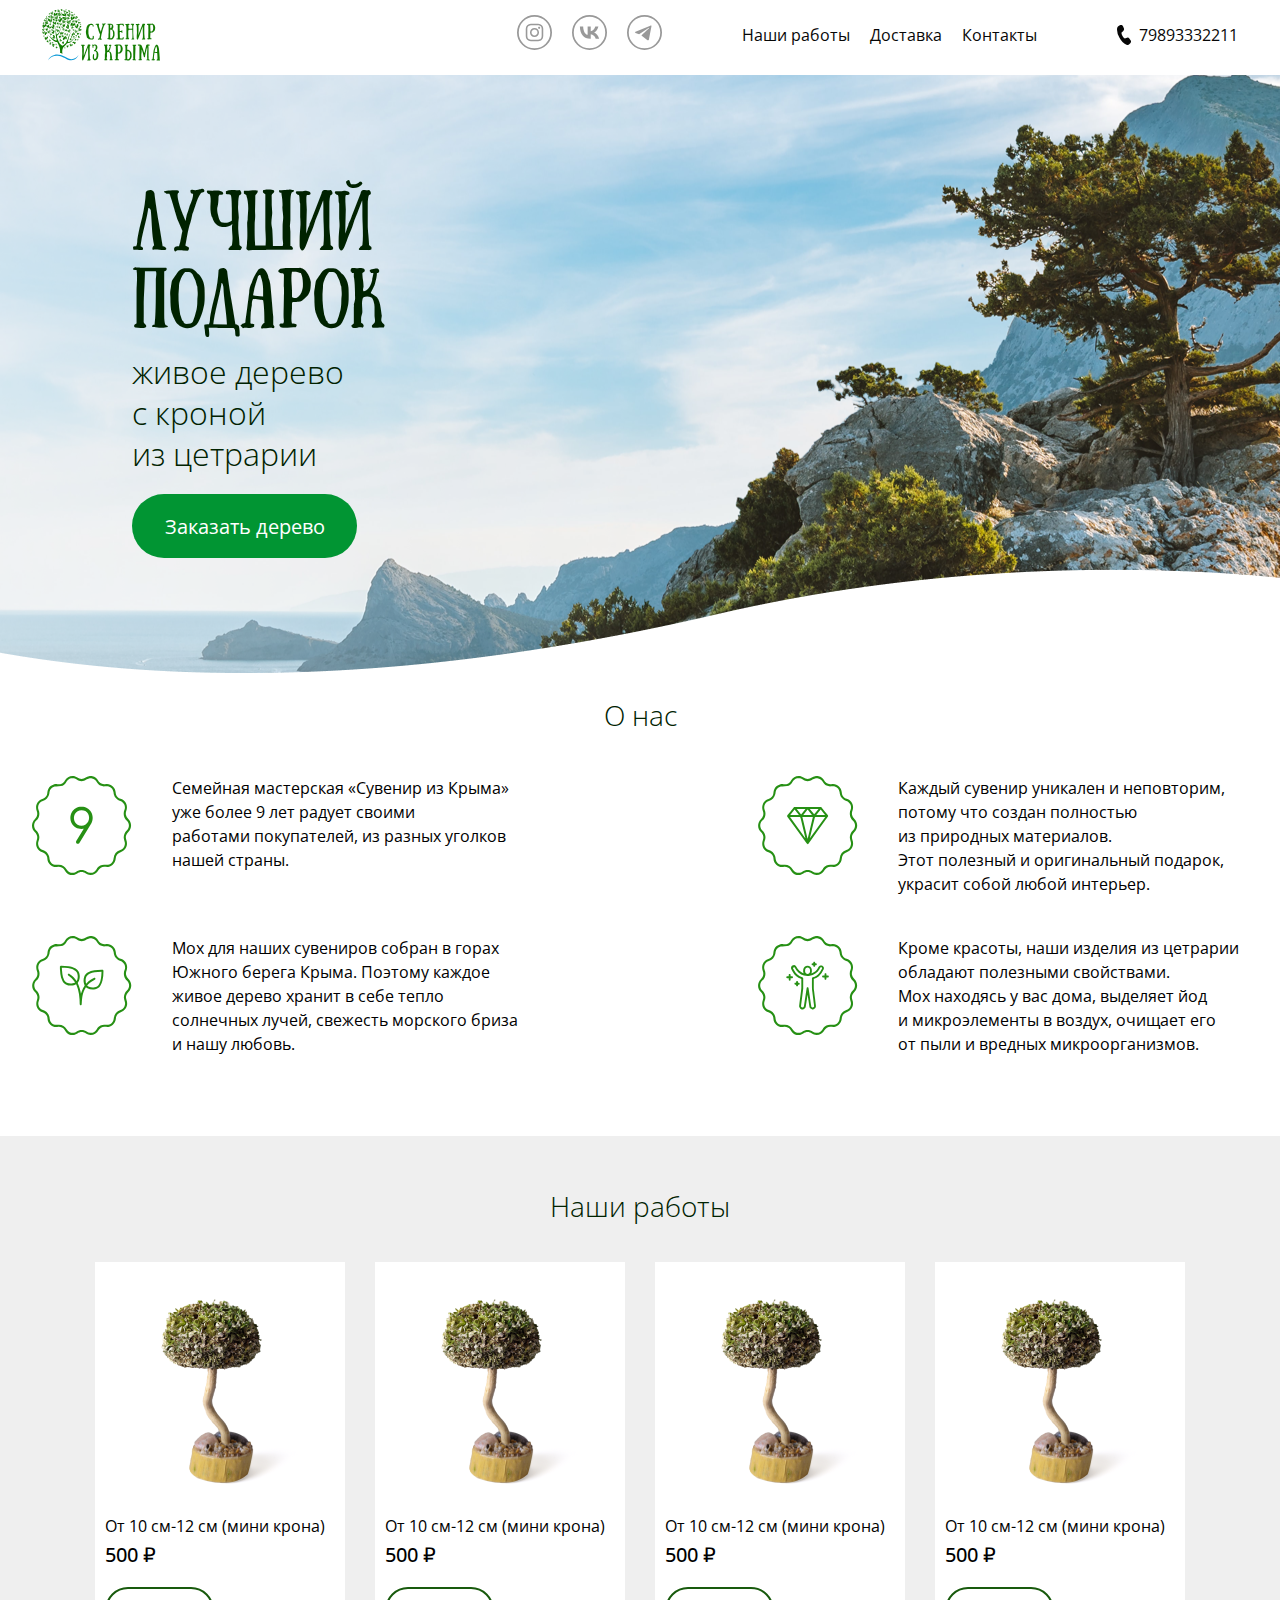
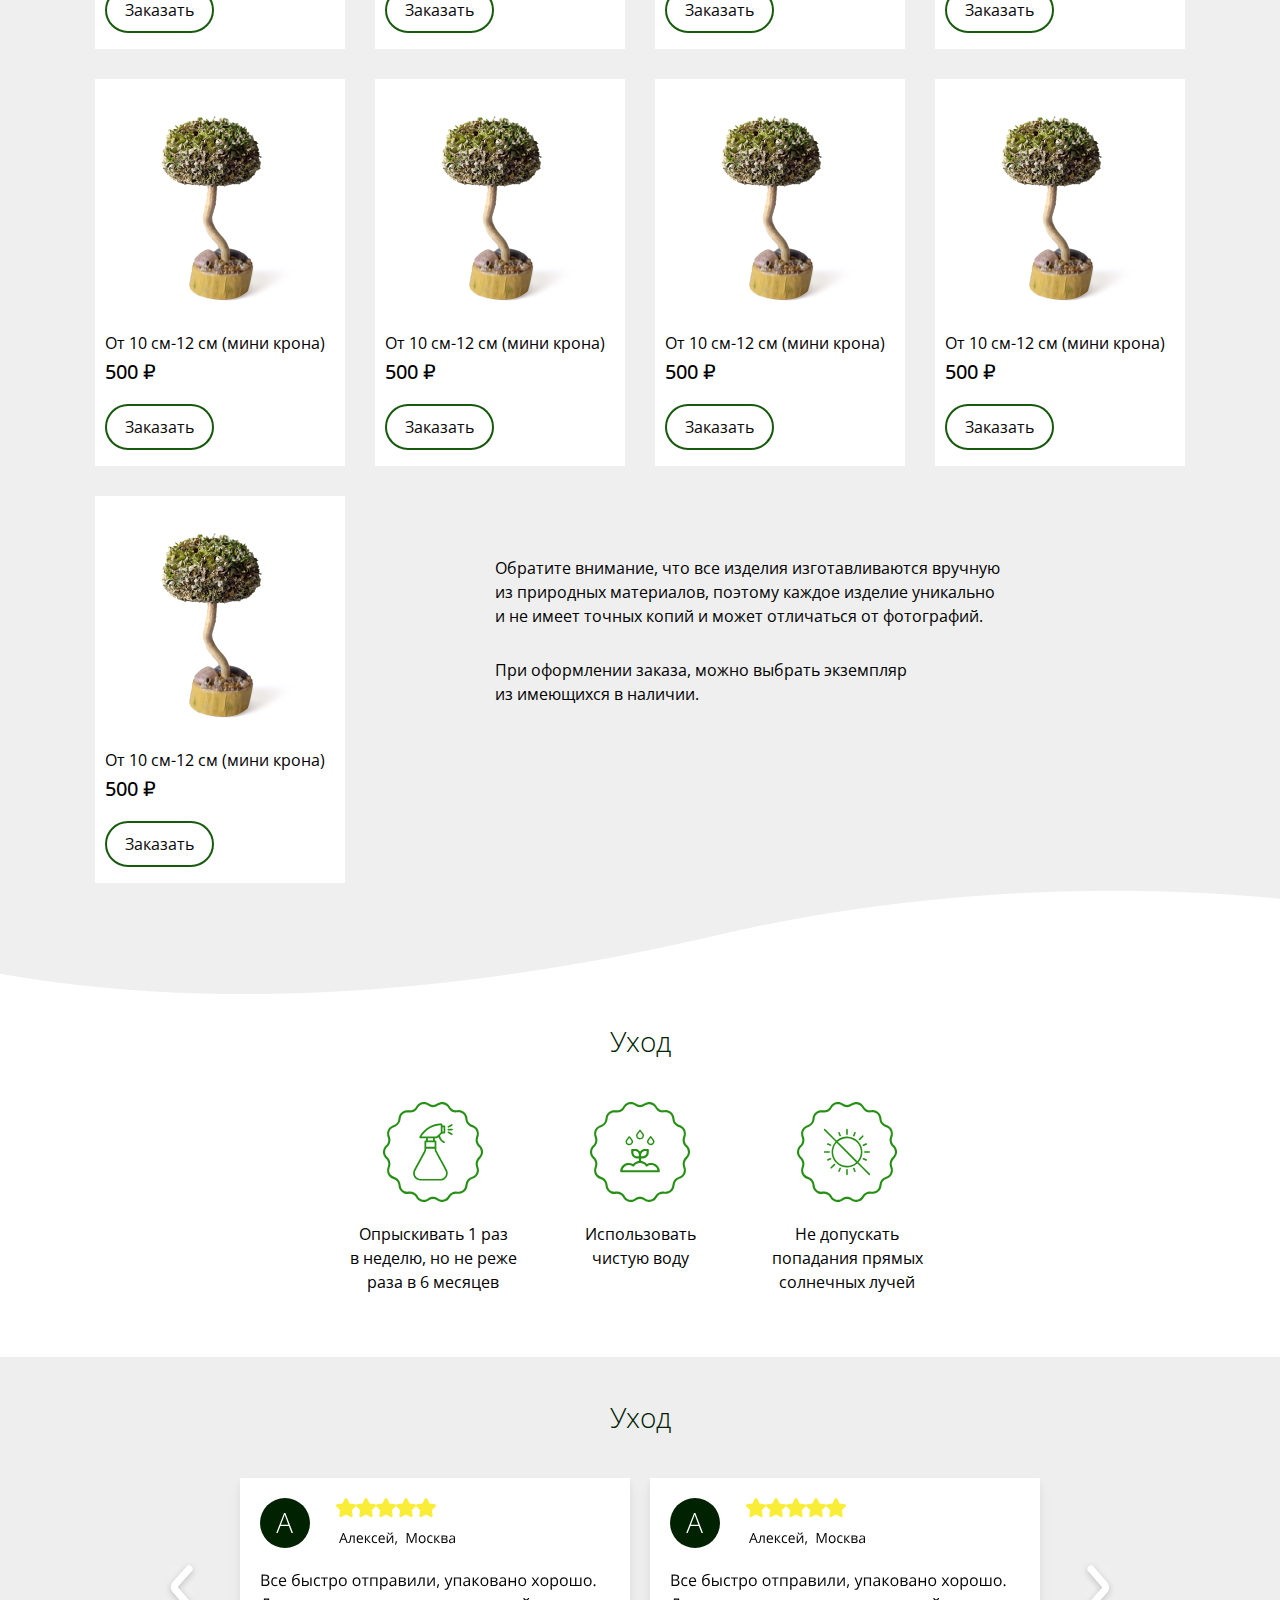
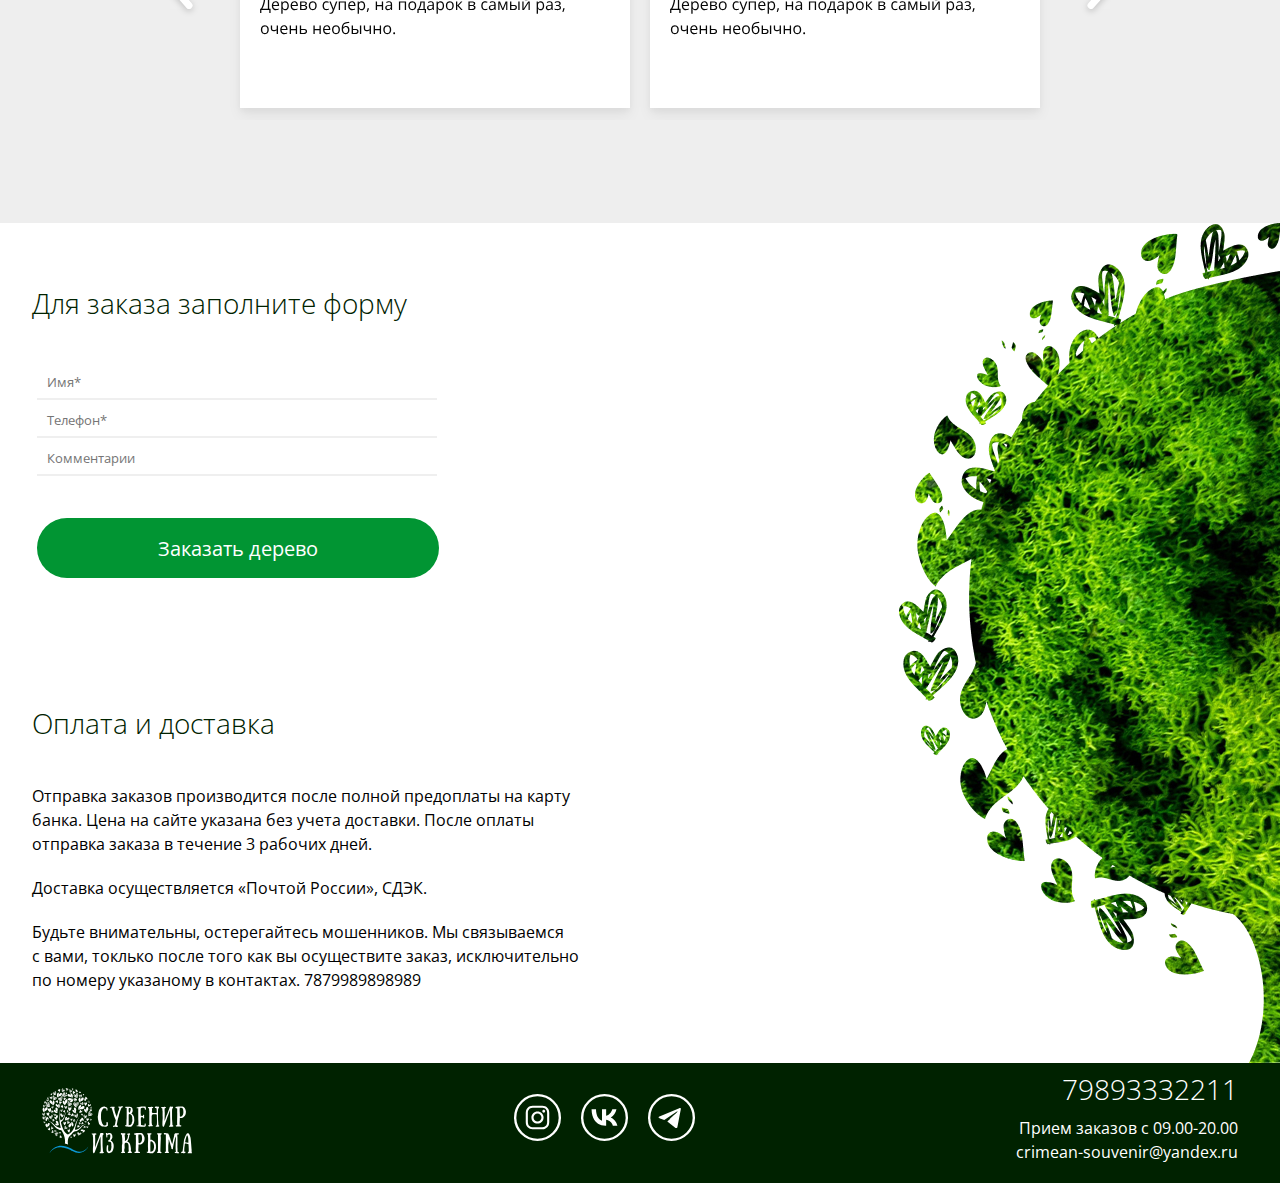
<file: index.html>
<!DOCTYPE html>
<html lang="ru">
<head>
  <meta charset="UTF-8">
  <meta http-equiv="X-UA-Compatible" content="IE=edge">
  <meta name="description" content="Живые деревья, лучший сувенир из Крыма">
  <title>Крымский сувенир</title>
</head>
<link href="./styles/style.css" rel="stylesheet" type="text/css">
<body>

  <header class="header">
    <div class="header-logo">
      <img class="header-logo__item" src="img/logo.svg" alt="">
    </div>
    <div class="social">
      <ul class="social__list">
        <li class="social__item">
          <a href="https://www.instagram.com/" class="social__link" target="_blank">
            <svg width="35" height="35" viewbox="0 0 40 40" fill="currentColor" xmlns="http://www.w3.org/2000/svg">
              <rect x="1" y="1" width="38" height="38" rx="19" fill="none" stroke="currentColor" stroke-width="2"/>
              <path d="M20 11.8072C22.6506 11.8072 23.0121 11.8072 24.0964 11.8072C25.0602 11.8072 25.5422 12.0482 25.9036 12.1687C26.3855 12.4096 26.747 12.5301 27.1084 12.8916C27.4699 13.253 27.7108 13.6145 27.8313 14.0964C27.9518 14.4578 28.0723 14.9398 28.1928 15.9036C28.1928 16.988 28.1928 17.2289 28.1928 20C28.1928 22.7711 28.1928 23.0121 28.1928 24.0964C28.1928 25.0602 27.9518 25.5422 27.8313 25.9036C27.5904 26.3855 27.4699 26.747 27.1084 27.1084C26.747 27.4699 26.3855 27.7108 25.9036 27.8313C25.5422 27.9518 25.0602 28.0723 24.0964 28.1928C23.0121 28.1928 22.7711 28.1928 20 28.1928C17.2289 28.1928 16.988 28.1928 15.9036 28.1928C14.9398 28.1928 14.4578 27.9518 14.0964 27.8313C13.6145 27.5904 13.253 27.4699 12.8916 27.1084C12.5301 26.747 12.2892 26.3855 12.1687 25.9036C12.0482 25.5422 11.9277 25.0602 11.8072 24.0964C11.8072 23.0121 11.8072 22.7711 11.8072 20C11.8072 17.2289 11.8072 16.988 11.8072 15.9036C11.8072 14.9398 12.0482 14.4578 12.1687 14.0964C12.4096 13.6145 12.5301 13.253 12.8916 12.8916C13.253 12.5301 13.6145 12.2892 14.0964 12.1687C14.4578 12.0482 14.9398 11.9277 15.9036 11.8072C16.988 11.8072 17.3494 11.8072 20 11.8072ZM20 10C17.2289 10 16.988 10 15.9036 10C14.8193 10 14.0964 10.241 13.494 10.4819C12.8916 10.7229 12.2892 11.0843 11.6867 11.6867C11.0843 12.2892 10.8434 12.7711 10.4819 13.494C10.241 14.0964 10.1205 14.8193 10 15.9036C10 16.988 10 17.3494 10 20C10 22.7711 10 23.0121 10 24.0964C10 25.1807 10.241 25.9036 10.4819 26.506C10.7229 27.1084 11.0843 27.7108 11.6867 28.3133C12.2892 28.9157 12.7711 29.1566 13.494 29.5181C14.0964 29.759 14.8193 29.8795 15.9036 30C16.988 30 17.3494 30 20 30C22.6506 30 23.0121 30 24.0964 30C25.1807 30 25.9036 29.759 26.506 29.5181C27.1084 29.2771 27.7108 28.9157 28.3133 28.3133C28.9157 27.7108 29.1566 27.2289 29.5181 26.506C29.759 25.9036 29.8795 25.1807 30 24.0964C30 23.0121 30 22.6506 30 20C30 17.3494 30 16.988 30 15.9036C30 14.8193 29.759 14.0964 29.5181 13.494C29.2771 12.8916 28.9157 12.2892 28.3133 11.6867C27.7108 11.0843 27.2289 10.8434 26.506 10.4819C25.9036 10.241 25.1807 10.1205 24.0964 10C23.0121 10 22.7711 10 20 10Z" />
              <path d="M20 14.8193C17.1084 14.8193 14.8193 17.1084 14.8193 20C14.8193 22.8916 17.1084 25.1807 20 25.1807C22.8916 25.1807 25.1807 22.8916 25.1807 20C25.1807 17.1084 22.8916 14.8193 20 14.8193ZM20 23.3735C18.1928 23.3735 16.6265 21.9277 16.6265 20C16.6265 18.1928 18.0723 16.6265 20 16.6265C21.8072 16.6265 23.3735 18.0723 23.3735 20C23.3735 21.8072 21.8072 23.3735 20 23.3735Z" />
              <path d="M25.3012 15.9036C25.9666 15.9036 26.506 15.3642 26.506 14.6988C26.506 14.0334 25.9666 13.494 25.3012 13.494C24.6358 13.494 24.0964 14.0334 24.0964 14.6988C24.0964 15.3642 24.6358 15.9036 25.3012 15.9036Z" />
              </svg>
          </a>
        </li>
        <li class="social__item">
          <a href="https://vk.com/" class="social__link" target="_blank">
            <svg width="35" height="35" viewbox="0 0 40 40" fill="currentColor" xmlns="http://www.w3.org/2000/svg">
              <rect x="1" y="1" width="38" height="38" rx="19" fill="none" stroke="currentColor" stroke-width="2"/>
              <path d="M20.9825 27C13.466 27 9.17864 21.7447 9 13H12.7651C12.8888 19.4184 15.6646 22.1371 17.8632 22.6977V13H21.4085V18.5355C23.5796 18.2973 25.8607 15.7748 26.6302 13H30.1755C29.8855 14.4391 29.3075 15.8017 28.4776 17.0025C27.6477 18.2033 26.5837 19.2166 25.3523 19.979C26.7269 20.6756 27.941 21.6615 28.9145 22.8717C29.888 24.082 30.5988 25.489 31 27H27.0974C26.7373 25.6876 26.0054 24.5128 24.9934 23.6228C23.9814 22.7328 22.7343 22.1673 21.4085 21.997V27H20.9825Z" />
              </svg>
          </a>
        </li>
        <li class="social__item">
          <a href="https://web.telegram.org/k/" class="social__link" target="_blank">
            <svg width="35" height="35" viewbox="0 0 40 40" fill="currentColor" xmlns="http://www.w3.org/2000/svg">
              <rect x="1" y="1" width="38" height="38" rx="19" fill="none" stroke="currentColor" stroke-width="2"/>
              <path d="M28 12.6022L24.9946 28.2923C24.9946 28.2923 24.5741 29.3801 23.4189 28.8584L16.4846 23.3526L16.4524 23.3364C17.3891 22.4654 24.6524 15.7027 24.9698 15.3961C25.4613 14.9214 25.1562 14.6387 24.5856 14.9974L13.8568 22.053L9.71764 20.6108C9.71764 20.6108 9.06626 20.3708 9.00359 19.8491C8.9401 19.3265 9.73908 19.0439 9.73908 19.0439L26.6131 12.1889C26.6131 12.1889 28 11.5579 28 12.6022Z" />
              </svg>
          </a>
        </li>
      </ul>
    </div>
    <div class="nav-main">
      <ul class="nav-main__list">
        <li class="nav-main__item">
          <a href="#trees" class="nav-main__link">Наши работы</a>
        </li>
        <li class="nav-main__item">
          <a href="#delivery" class="nav-main__link">Доставка</a>
        </li>
        <li class="nav-main__item">
          <a href="#contacts" class="nav-main__link">Контакты</a>
        </li>
      </ul>
    </div>
    <div class="telephone">
      <a href="tel:79893332211" class="telephone__link">
        <svg xmlns="http://www.w3.org/2000/svg" width="14" height="20" fill="currentColor" viewBox="0 0 14 20"><g id="Layer_2" data-name="Layer 2"><g id="Layer_1-2" data-name="Layer 1"><path d="M2.36.44,3.44.09A2.06,2.06,0,0,1,6,1.31l.86,2A2.33,2.33,0,0,1,6.3,5.91L4.41,7.71a8.14,8.14,0,0,0,1.08,3.17,8.7,8.7,0,0,0,2.28,2.6L10,12.72a2,2,0,0,1,2.33.82l1.23,1.81a2.31,2.31,0,0,1-.26,2.92l-.81.82a3,3,0,0,1-3,.77q-3.81-1.18-7-7T.21,2.84A3.28,3.28,0,0,1,2.36.44Z"/></g></g></svg>
        <span class="number">79893332211</span>
      </a>
    </div>
  </header>

  <div class="intro">
    <div class="intro__wrap">
      <h1>
        ЛУЧШИЙ ПОДАРОК
      </h1>
      <h2 class="intro__h2">
        живое дерево с кроной из цетрарии
      </h2>
      <button class="btn intro__button" type="button">
        Заказать дерево
      </button>
    </div>
  </div>

  <div class="about">
    <h3 class="about__title">О нас</h3>
    <div class="about__box">
      <div class="about__item">
        <img src="img/icon_9.svg" alt="">
        <p>Семейная мастерская «Сувенир из Крыма» </br> уже более 9 лет радует своими </br> работами покупателей, из разных уголков нашей страны.</p>
      </div>
      <div class="about__item">
        <img src="img/icon_diamond.svg" alt="">
        <p>Каждый сувенир уникален и неповторим, потому что создан полностью из природных материалов. </br> Этот полезный и оригинальный подарок, украсит собой любой интерьер.</p>
      </div>
      <div class="about__item">
      <img src="img/icon_plant.svg" alt="">
      <p>Мох для наших сувениров собран в горах Южного берега Крыма. Поэтому каждое живое дерево хранит в себе тепло солнечных лучей, свежесть морского бриза и нашу любовь.</p>
      </div>
      <div class="about__item">
      <img src="img/icon_human.svg" alt="">
      <p>Кроме красоты, наши изделия из цетрарии обладают полезными свойствами. </br> Мох находясь у вас дома, выделяет йод и микроэлементы в воздух, очищает его от пыли и вредных микроорганизмов.</p>
      </div>
    </div>
  </div>

  <div class="works">
    <h3 class="works__title">Наши работы</h3>
    <div class="works__box">
      <div class="works__item">
        <img src="img/photo1.png" alt="">
        <p>От 10 см-12 см (мини крона)</p>
        <p class="price">500 ₽</p>
        <button class="works__btn" type="button">
        Заказать
        </button>
      </div>
      <div class="works__item">
        <img src="img/photo1.png" alt="">
        <p>От 10 см-12 см (мини крона)</p>
        <p class="price">500 ₽</p>
        <button class="works__btn" type="button">
        Заказать
        </button>
      </div>
      <div class="works__item">
        <img src="img/photo1.png" alt="">
        <p>От 10 см-12 см (мини крона)</p>
        <p class="price">500 ₽</p>
        <button class="works__btn" type="button">
        Заказать
        </button>
      </div>
      <div class="works__item">
        <img src="img/photo1.png" alt="">
        <p>От 10 см-12 см (мини крона)</p>
        <p class="price">500 ₽</p>
        <button class="works__btn" type="button">
        Заказать
        </button>
      </div>
      <div class="works__item">
        <img src="img/photo1.png" alt="">
        <p>От 10 см-12 см (мини крона)</p>
        <p class="price">500 ₽</p>
        <button class="works__btn" type="button">
        Заказать
        </button>
      </div>
      <div class="works__item">
        <img src="img/photo1.png" alt="">
        <p>От 10 см-12 см (мини крона)</p>
        <p class="price">500 ₽</p>
        <button class="works__btn" type="button">
        Заказать
        </button>
      </div>
      <div class="works__item">
        <img src="img/photo1.png" alt="">
        <p>От 10 см-12 см (мини крона)</p>
        <p class="price">500 ₽</p>
        <button class="works__btn" type="button">
        Заказать
        </button>
      </div>
      <div class="works__item">
        <img src="img/photo1.png" alt="">
        <p>От 10 см-12 см (мини крона)</p>
        <p class="price">500 ₽</p>
        <button class="works__btn" type="button">
        Заказать
        </button>
      </div>
      <div class="works__item">
        <img src="img/photo1.png" alt="">
        <p>От 10 см-12 см (мини крона)</p>
        <p class="price">500 ₽</p>
        <button class="works__btn" type="button">
        Заказать
        </button>
      </div>
      <div class="works__text">
        <p>
          Обратите внимание, что все изделия изготавливаются вручную из природных материалов, поэтому каждое изделие уникально и не имеет точных копий и может отличаться от фотографий.
        </p>
        <p>
          При оформлении заказа, можно выбрать экземпляр из имеющихся в наличии.
        </p>
      </div>
    </div>
  </div>

<div class="care">
  <h3 class="care__title">Уход</h3>

  <div class="care__box">

    <div class="care__item">
      <img src="img/icon_spray.svg" alt="">
      <p>
        Опрыскивать 1 раз в неделю, но не реже раза в 6 месяцев
      </p>
    </div>

    <div class="care__item">
      <img src="img/icon_watering.svg" alt="">
      <p class="clear__water">
        Использовать </br> чистую воду
      </p>
    </div>

    <div class="care__item">
      <img src="img/icon_not_sun.svg" alt="">
      <p>
        Не допускать попадания прямых солнечных лучей
      </p>
    </div>
  </div>
</div>

<div class="reviews">
  <h3 class="reviews__title">Уход</h3>
  <div id="reviews__slider" class="reviews__slider">
    <button class="arrow prev"><img class="img__left" src="img/angle_left.svg" alt=""></button>
    <div class="gallery">
      <ul>
        <li ><img src="img/card2.svg"></li>
        <li ><img src="img/card2.svg"></li>
        <li ><img src="img/card2.svg"></li>
        <li ><img src="img/card2.svg"></li>
        <li ><img src="img/card2.svg"></li>
        <li ><img src="img/card2.svg"></li>
        <li ><img src="img/card2.svg"></li>
        <li ><img src="img/card2.svg"></li>
        <li ><img src="img/card2.svg"></li>
      </ul>
    </div>
    <button class="arrow next"><img class="img__right" src="img/angle_right.svg" alt=""></button>
  </div>
</div>

<div class="order">
  <div class="order__box">
    <div class="order__form">
      <form action="#" id="form" class="form__body">
        <h3 class="form__title">Для заказа заполните форму</h3>
        <div class="form__item">
          <input id="formName" class="form__input" name="name" type="text" placeholder="Имя* ">
        </div>
        <div class="form__item">
          <input id="formNumber" class="form__input" name="number" type="text" placeholder="Телефон*">
        </div>
        <div class="form__item">
          <input id="formEmail" name="email" class="form__input" type="text" placeholder="Комментарии">
        </div>
        <button type="submit" class="btn form__btn">Заказать дерево</button>
      </form>
    </div>
    <div class="order__delivery">
      <h3 class="form__title">Оплата и доставка </h3>
        <p>Отправка заказов производится после полной предоплаты на карту банка. Цена  на сайте указана без учета доставки. После оплаты отправка заказа в течение 3 рабочих дней.</p>
        <p>Доставка осуществляется «Почтой России», СДЭК.</p>
        <p>Будьте внимательны, остерегайтесь мошенников. Мы связываемся с вами, токлько после того как вы осуществите заказ, исключительно по номеру указаному в контактах. 7879989898989</p>
    </div>
  </div>
</div>

<footer class="footer">
  <div class="footer-box">
    <div class="footer-logo">
      <img class="footer-logo__item" src="img/logo_footer.svg" alt="">
    </div>
    <div class="footer-social">
      <ul class="footer-social__list">
        <li class="footer-social__item">
          <a href="https://www.instagram.com/" class="footer-social__link" target="_blank">
            <svg width="47" height="47" viewbox="0 0 40 40" fill="currentColor" xmlns="http://www.w3.org/2000/svg">
              <rect x="1" y="1" width="38" height="38" rx="19" fill="none" stroke="currentColor" stroke-width="2"/>
              <path d="M20 11.8072C22.6506 11.8072 23.0121 11.8072 24.0964 11.8072C25.0602 11.8072 25.5422 12.0482 25.9036 12.1687C26.3855 12.4096 26.747 12.5301 27.1084 12.8916C27.4699 13.253 27.7108 13.6145 27.8313 14.0964C27.9518 14.4578 28.0723 14.9398 28.1928 15.9036C28.1928 16.988 28.1928 17.2289 28.1928 20C28.1928 22.7711 28.1928 23.0121 28.1928 24.0964C28.1928 25.0602 27.9518 25.5422 27.8313 25.9036C27.5904 26.3855 27.4699 26.747 27.1084 27.1084C26.747 27.4699 26.3855 27.7108 25.9036 27.8313C25.5422 27.9518 25.0602 28.0723 24.0964 28.1928C23.0121 28.1928 22.7711 28.1928 20 28.1928C17.2289 28.1928 16.988 28.1928 15.9036 28.1928C14.9398 28.1928 14.4578 27.9518 14.0964 27.8313C13.6145 27.5904 13.253 27.4699 12.8916 27.1084C12.5301 26.747 12.2892 26.3855 12.1687 25.9036C12.0482 25.5422 11.9277 25.0602 11.8072 24.0964C11.8072 23.0121 11.8072 22.7711 11.8072 20C11.8072 17.2289 11.8072 16.988 11.8072 15.9036C11.8072 14.9398 12.0482 14.4578 12.1687 14.0964C12.4096 13.6145 12.5301 13.253 12.8916 12.8916C13.253 12.5301 13.6145 12.2892 14.0964 12.1687C14.4578 12.0482 14.9398 11.9277 15.9036 11.8072C16.988 11.8072 17.3494 11.8072 20 11.8072ZM20 10C17.2289 10 16.988 10 15.9036 10C14.8193 10 14.0964 10.241 13.494 10.4819C12.8916 10.7229 12.2892 11.0843 11.6867 11.6867C11.0843 12.2892 10.8434 12.7711 10.4819 13.494C10.241 14.0964 10.1205 14.8193 10 15.9036C10 16.988 10 17.3494 10 20C10 22.7711 10 23.0121 10 24.0964C10 25.1807 10.241 25.9036 10.4819 26.506C10.7229 27.1084 11.0843 27.7108 11.6867 28.3133C12.2892 28.9157 12.7711 29.1566 13.494 29.5181C14.0964 29.759 14.8193 29.8795 15.9036 30C16.988 30 17.3494 30 20 30C22.6506 30 23.0121 30 24.0964 30C25.1807 30 25.9036 29.759 26.506 29.5181C27.1084 29.2771 27.7108 28.9157 28.3133 28.3133C28.9157 27.7108 29.1566 27.2289 29.5181 26.506C29.759 25.9036 29.8795 25.1807 30 24.0964C30 23.0121 30 22.6506 30 20C30 17.3494 30 16.988 30 15.9036C30 14.8193 29.759 14.0964 29.5181 13.494C29.2771 12.8916 28.9157 12.2892 28.3133 11.6867C27.7108 11.0843 27.2289 10.8434 26.506 10.4819C25.9036 10.241 25.1807 10.1205 24.0964 10C23.0121 10 22.7711 10 20 10Z" />
              <path d="M20 14.8193C17.1084 14.8193 14.8193 17.1084 14.8193 20C14.8193 22.8916 17.1084 25.1807 20 25.1807C22.8916 25.1807 25.1807 22.8916 25.1807 20C25.1807 17.1084 22.8916 14.8193 20 14.8193ZM20 23.3735C18.1928 23.3735 16.6265 21.9277 16.6265 20C16.6265 18.1928 18.0723 16.6265 20 16.6265C21.8072 16.6265 23.3735 18.0723 23.3735 20C23.3735 21.8072 21.8072 23.3735 20 23.3735Z" />
              <path d="M25.3012 15.9036C25.9666 15.9036 26.506 15.3642 26.506 14.6988C26.506 14.0334 25.9666 13.494 25.3012 13.494C24.6358 13.494 24.0964 14.0334 24.0964 14.6988C24.0964 15.3642 24.6358 15.9036 25.3012 15.9036Z" />
              </svg>
          </a>
        </li>
        <li class="footer-social__item">
          <a href="https://vk.com/" class="footer-social__link" target="_blank">
            <svg width="47" height="47" viewbox="0 0 40 40" fill="currentColor" xmlns="http://www.w3.org/2000/svg">
              <rect x="1" y="1" width="38" height="38" rx="19" fill="none" stroke="currentColor" stroke-width="2"/>
              <path d="M20.9825 27C13.466 27 9.17864 21.7447 9 13H12.7651C12.8888 19.4184 15.6646 22.1371 17.8632 22.6977V13H21.4085V18.5355C23.5796 18.2973 25.8607 15.7748 26.6302 13H30.1755C29.8855 14.4391 29.3075 15.8017 28.4776 17.0025C27.6477 18.2033 26.5837 19.2166 25.3523 19.979C26.7269 20.6756 27.941 21.6615 28.9145 22.8717C29.888 24.082 30.5988 25.489 31 27H27.0974C26.7373 25.6876 26.0054 24.5128 24.9934 23.6228C23.9814 22.7328 22.7343 22.1673 21.4085 21.997V27H20.9825Z" />
              </svg>
          </a>
        </li>
        <li class="footer-social__item">
          <a href="https://web.telegram.org/k/" class="footer-social__link" target="_blank">
            <svg width="47" height="47" viewbox="0 0 40 40" fill="currentColor" xmlns="http://www.w3.org/2000/svg">
              <rect x="1" y="1" width="38" height="38" rx="19" fill="none" stroke="currentColor" stroke-width="2"/>
              <path d="M28 12.6022L24.9946 28.2923C24.9946 28.2923 24.5741 29.3801 23.4189 28.8584L16.4846 23.3526L16.4524 23.3364C17.3891 22.4654 24.6524 15.7027 24.9698 15.3961C25.4613 14.9214 25.1562 14.6387 24.5856 14.9974L13.8568 22.053L9.71764 20.6108C9.71764 20.6108 9.06626 20.3708 9.00359 19.8491C8.9401 19.3265 9.73908 19.0439 9.73908 19.0439L26.6131 12.1889C26.6131 12.1889 28 11.5579 28 12.6022Z" />
              </svg>
          </a>
        </li>
      </ul>
    </div>
    <div class="contacts">
      <a href="tel:79893332211">79893332211</a>
      <p>Прием заказов с 09.00-20.00</p>
      <a href="mailto:crimean-souvenir@yandex.ru" class="email__link" target="_blank">crimean-souvenir@yandex.ru</a>
    </div>
  </div>
</footer>



  <script src="js/index.js"></script>
</body>
</html>
</file>
<file: styles/style.css>
@charset "UTF-8";
@import url("https://fonts.googleapis.com/css2?family=Open+Sans:wght@300;400;500&display=swap");
@font-face {
  font-family: "Sunday";
  src: url("../fonts/ofont.ru_Sunday.eot");
  src: local("☺"), url("../fonts/ofont.ru_Sunday.woff") format("woff"), url("../fonts/ofont.ru_Sunday.ttf") format("truetype"), url("../fonts/ofont.ru_Sunday.svg") format("svg");
  font-weight: normal;
  font-style: normal;
}
* {
  padding: 0;
  margin: 0;
  border: 0;
}

*, *:before, *:after {
  -webkit-box-sizing: border-box;
  box-sizing: border-box;
}

:focus, :active {
  outline: none;
}

a:focus, a:active {
  outline: none;
}

nav, footer, header, aside {
  display: block;
}

html, body {
  height: 100%;
  width: 100%;
  font-size: 100%;
  line-height: 1;
  font-size: 14px;
  -ms-text-size-adjust: 100%;
  -moz-text-size-adjust: 100%;
  -webkit-text-size-adjust: 100%;
}

input, button, textarea {
  font-family: inherit;
}

input::-ms-clear {
  display: none;
}

button {
  cursor: pointer;
}

button::-moz-focus-inner {
  padding: 0;
  border: 0;
}

a, a:visited {
  text-decoration: none;
}

a:hover {
  text-decoration: none;
}

ul li {
  list-style: none;
}

img {
  vertical-align: top;
}

h1, h2, h3, h4, h5, h6 {
  font-size: inherit;
  font-weight: inherit;
}

body {
  font-family: Open Sans;
  font-size: 16px;
  line-height: 24px;
}
body * li {
  list-style: none;
}
body * a {
  color: #070707;
  -webkit-transition-property: color;
  transition-property: color;
  -webkit-transition-duration: 0.15s;
          transition-duration: 0.15s;
  -webkit-transition-timing-function: ease-in-out;
          transition-timing-function: ease-in-out;
}
body * a:hover {
  color: #47D5F5;
}
body h1, body h2, body h3 {
  display: block;
  font-size: 32px;
  font-weight: 300;
  color: #002200;
  line-height: 41px;
}
body h1 {
  font-family: Sunday;
  font-size: 60px;
  line-height: 78px;
  width: 276px;
}
body h3 {
  text-align: center;
  font-size: 28px;
}
body .btn {
  font-size: 20px;
  color: #FFFFFF;
  background: #019533;
  border-radius: 50px;
  width: 225px;
  height: 64px;
  -webkit-transition-property: background;
  transition-property: background;
  -webkit-transition-duration: 0.15s;
          transition-duration: 0.15s;
  -webkit-transition-timing-function: ease-in-out;
          transition-timing-function: ease-in-out;
}
body .btn:hover {
  background: #30C323;
}
body .btn:active {
  background: #185A0D;
}
body .header {
  padding: 0 10px;
  display: -webkit-box;
  display: -ms-flexbox;
  display: flex;
  -webkit-box-pack: justify;
      -ms-flex-pack: justify;
          justify-content: space-between;
  -webkit-box-align: center;
      -ms-flex-align: center;
          align-items: center;
  margin: 0 auto;
  margin-bottom: 5px;
  max-width: 1216px;
  height: 70px;
}
body .header .header-logo {
  height: 52px;
  width: 33%;
}
body .header .header-logo .header-logo__item {
  height: 52px;
}
body .header .social__list, body .header .nav-main__list {
  color: #070707;
  display: -webkit-box;
  display: -ms-flexbox;
  display: flex;
  gap: 20px;
}
body .header .social__link {
  color: #999999;
}
body .header .social__link:hover {
  color: #47D5F5;
}
body .header .telephone .telephone__link {
  display: -webkit-box;
  display: -ms-flexbox;
  display: flex;
  -webkit-box-align: center;
      -ms-flex-align: center;
          align-items: center;
  gap: 8px;
}
body .intro {
  max-width: 1920px;
  height: 600px;
  margin: 0 auto;
  background: url("../img/background-intro.png") center no-repeat;
  padding-top: 100px;
}
body .intro .intro__wrap {
  margin: 0 auto;
  max-width: 1016px;
  display: -webkit-box;
  display: -ms-flexbox;
  display: flex;
  -webkit-box-orient: vertical;
  -webkit-box-direction: normal;
      -ms-flex-direction: column;
          flex-direction: column;
  gap: 20px;
}
body .intro .intro__h2 {
  width: 276px;
}
body .about {
  max-width: 1216px;
  margin: 0 auto;
  height: 456px;
}
body .about .about__title {
  padding: 20px 0 40px;
}
body .about .about__box {
  max-width: 1216px;
  display: -webkit-box;
  display: -ms-flexbox;
  display: flex;
  -ms-flex-wrap: wrap;
      flex-wrap: wrap;
  -webkit-box-pack: justify;
      -ms-flex-pack: justify;
          justify-content: space-between;
  height: 320px;
}
body .about .about__item {
  width: 490px;
  height: 150px;
  display: -webkit-box;
  display: -ms-flexbox;
  display: flex;
  gap: 40px;
}
body .about img {
  width: 100px;
  height: 100px;
}
body .about p {
  width: 350px;
  line-height: 24px;
}
body .works {
  margin: 0 auto;
  max-width: 1920px;
  height: 1470px;
  background: url("../img/gallery_back.png") center no-repeat;
}
body .works .works__title {
  padding: 55px 0 20px;
}
body .works .works__box {
  margin: 0 auto;
  display: -webkit-box;
  display: -ms-flexbox;
  display: flex;
  -ms-flex-wrap: wrap;
      flex-wrap: wrap;
  -webkit-box-pack: start;
      -ms-flex-pack: start;
          justify-content: start;
  -ms-flex-line-pack: distribute;
      align-content: space-around;
  width: 1120px;
  height: 1251px;
}
body .works .works__item {
  margin: 15px;
  width: 250px;
  height: 387px;
  -webkit-box-orient: vertical;
  -webkit-box-direction: normal;
      -ms-flex-direction: column;
          flex-direction: column;
  -webkit-box-pack: start;
      -ms-flex-pack: start;
          justify-content: start;
  -webkit-box-align: start;
      -ms-flex-align: start;
          align-items: start;
  background-color: #FFFFFF;
  -webkit-box-shadow: 0 14px 28px rgba(0, 0, 0, 0), 0 10px 10px rgba(0, 0, 0, 0);
          box-shadow: 0 14px 28px rgba(0, 0, 0, 0), 0 10px 10px rgba(0, 0, 0, 0);
  -webkit-transition-duration: 0.15s;
          transition-duration: 0.15s;
}
body .works .works__item:hover {
  -webkit-transform: scale(1.09);
  transform: scale(1.09);
  -webkit-box-shadow: 0 14px 28px rgba(0, 0, 0, 0.03), 0 10px 10px rgba(0, 0, 0, 0.02);
          box-shadow: 0 14px 28px rgba(0, 0, 0, 0.03), 0 10px 10px rgba(0, 0, 0, 0.02);
}
body .works .works__item p {
  margin: 5px 0 5px 10px;
}
body .works .works__item .price {
  font-size: 20px;
  font-weight: 500;
}
body .works .works__item .works__btn {
  width: 109px;
  height: 46px;
  font-size: 16px;
  color: #070707;
  background: #FFFFFF;
  border: 2px solid #185A0D;
  margin: 15px 0 30px 10px;
  -webkit-transition-property: border;
  transition-property: border;
  border-radius: 50px;
}
body .works .works__item .works__btn:hover {
  border: 4px solid #30C323;
}
body .works .works__item .works__btn:active {
  border: 4px solid #269014;
}
body .works .works__text {
  margin: 15px;
  width: 780px;
  height: 300px;
  padding: 60px 0px 0px 120px;
}
body .works .works__text p {
  width: 508px;
  height: 102px;
}
body .care {
  max-width: 1216px;
  margin: 0 auto;
  height: 356px;
}
body .care .care__title {
  padding: 20px 0 40px;
}
body .care .care__box {
  max-width: 600px;
  margin: 0 auto;
  display: -webkit-box;
  display: -ms-flexbox;
  display: flex;
  -webkit-box-pack: justify;
      -ms-flex-pack: justify;
          justify-content: space-between;
}
body .care .care__item {
  width: 186px;
  height: 193px;
}
body .care .care__item img {
  padding: 0 43px;
}
body .care .care__item p {
  text-align: center;
  padding: 20px 0 0 0;
}
body .reviews {
  max-width: 1920px;
  height: 466px;
  margin: 0 auto;
  background: #eee;
}
body .reviews .reviews__title {
  padding: 40px 0 15px;
}
body .reviews .reviews__slider {
  display: -webkit-box;
  display: -ms-flexbox;
  display: flex;
  -webkit-box-align: center;
      -ms-flex-align: center;
          align-items: center;
  margin: 0 auto;
  width: 1100px;
  padding: 0 80px;
}
body .reviews .reviews__slider .arrow {
  color: #FFFFFF;
}
body .reviews .reviews__slider .arrow .img__left {
  -webkit-filter: drop-shadow(0 2px 3px rgba(0, 0, 0, 0.2));
          filter: drop-shadow(0 2px 3px rgba(0, 0, 0, 0.2));
  -webkit-transition-duration: 0.1s;
          transition-duration: 0.1s;
}
body .reviews .reviews__slider .arrow .img__left:active {
  -webkit-filter: drop-shadow(0 1px 2px rgba(0, 0, 0, 0.07));
          filter: drop-shadow(0 1px 2px rgba(0, 0, 0, 0.07));
}
body .reviews .reviews__slider .arrow .img__right {
  -webkit-filter: drop-shadow(0 2px 3px rgba(0, 0, 0, 0.2));
          filter: drop-shadow(0 2px 3px rgba(0, 0, 0, 0.2));
  -webkit-transition-duration: 0.1s;
          transition-duration: 0.1s;
}
body .reviews .reviews__slider .arrow .img__right:active {
  -webkit-filter: drop-shadow(0 1px 2px rgba(0, 0, 0, 0.07));
          filter: drop-shadow(0 1px 2px rgba(0, 0, 0, 0.07));
}
body .reviews .reviews__slider .gallery {
  margin: 0 auto;
  width: 820px;
  overflow: hidden;
}
body .reviews .reviews__slider ul {
  width: 9999px;
  -webkit-transition: margin-left 330ms;
  transition: margin-left 330ms;
  font-size: 0;
}
body .reviews .reviews__slider li {
  display: inline-block;
  padding: 25px 10px 0;
}
body .reviews .reviews__slider li img {
  display: block;
  -webkit-box-shadow: 0 8px 13px rgba(0, 0, 0, 0.05), 0 3px 6px rgba(0, 0, 0, 0.04);
          box-shadow: 0 8px 13px rgba(0, 0, 0, 0.05), 0 3px 6px rgba(0, 0, 0, 0.04);
}
body .order {
  max-width: 1920px;
  margin: 0 auto;
  height: 840px;
  background: url("../img/order_back.jpg") right no-repeat;
}
body .order .order__box {
  max-width: 1216px;
  margin: 0 auto;
}
body .order .order__box .form__title {
  padding: 60px 0 40px;
  text-align: start;
}
body .order .order__box .order__form {
  height: 420px;
  width: 550px;
}
body .order .order__box .order__form .form__item {
  padding: 2.5px 5px;
}
body .order .order__box .order__form .form__input {
  width: 400px;
  height: 33px;
  text-indent: 10px;
  border: none;
  border-bottom: 2px solid #EFEFEF;
  background-color: transparent;
  color: inherit;
  outline: none;
}
body .order .order__box .order__form .form__btn {
  margin: 40px 0 0 5px;
  width: 402px;
  height: 60px;
}
body .order .order__box .order__delivery {
  height: 420px;
  width: 550px;
}
body .order .order__box .order__delivery p {
  font-size: 16px;
  line-height: 24px;
  margin-bottom: 20px;
}
body .footer {
  max-width: 1920px;
  margin: 0 auto;
  background-color: #002200;
}
body .footer .footer-box {
  padding: 0 10px 5px;
  display: -webkit-box;
  display: -ms-flexbox;
  display: flex;
  -webkit-box-pack: justify;
      -ms-flex-pack: justify;
          justify-content: space-between;
  -webkit-box-align: center;
      -ms-flex-align: center;
          align-items: center;
  margin: 0 auto;
  max-width: 1216px;
  height: 120px;
}
body .footer .footer-box .footer-social__list {
  color: #070707;
  display: -webkit-box;
  display: -ms-flexbox;
  display: flex;
  gap: 20px;
}
body .footer .footer-box .footer-social__link {
  color: white;
  height: 47px;
}
body .footer .footer-box .footer-social__link:hover {
  color: #47D5F5;
}
body .footer .footer-box .contacts {
  text-align: end;
  color: #FFFFFF;
}
body .footer .footer-box .contacts a {
  color: #FFFFFF;
  font-weight: 300;
  font-size: 28px;
}
body .footer .footer-box .contacts a:hover {
  color: #47D5F5;
}
body .footer .footer-box .contacts p {
  font-size: 16px;
  padding: 10px 0 0 0;
}
body .footer .footer-box .contacts .email__link {
  font-size: 16px;
  font-weight: 400;
}
</file>
